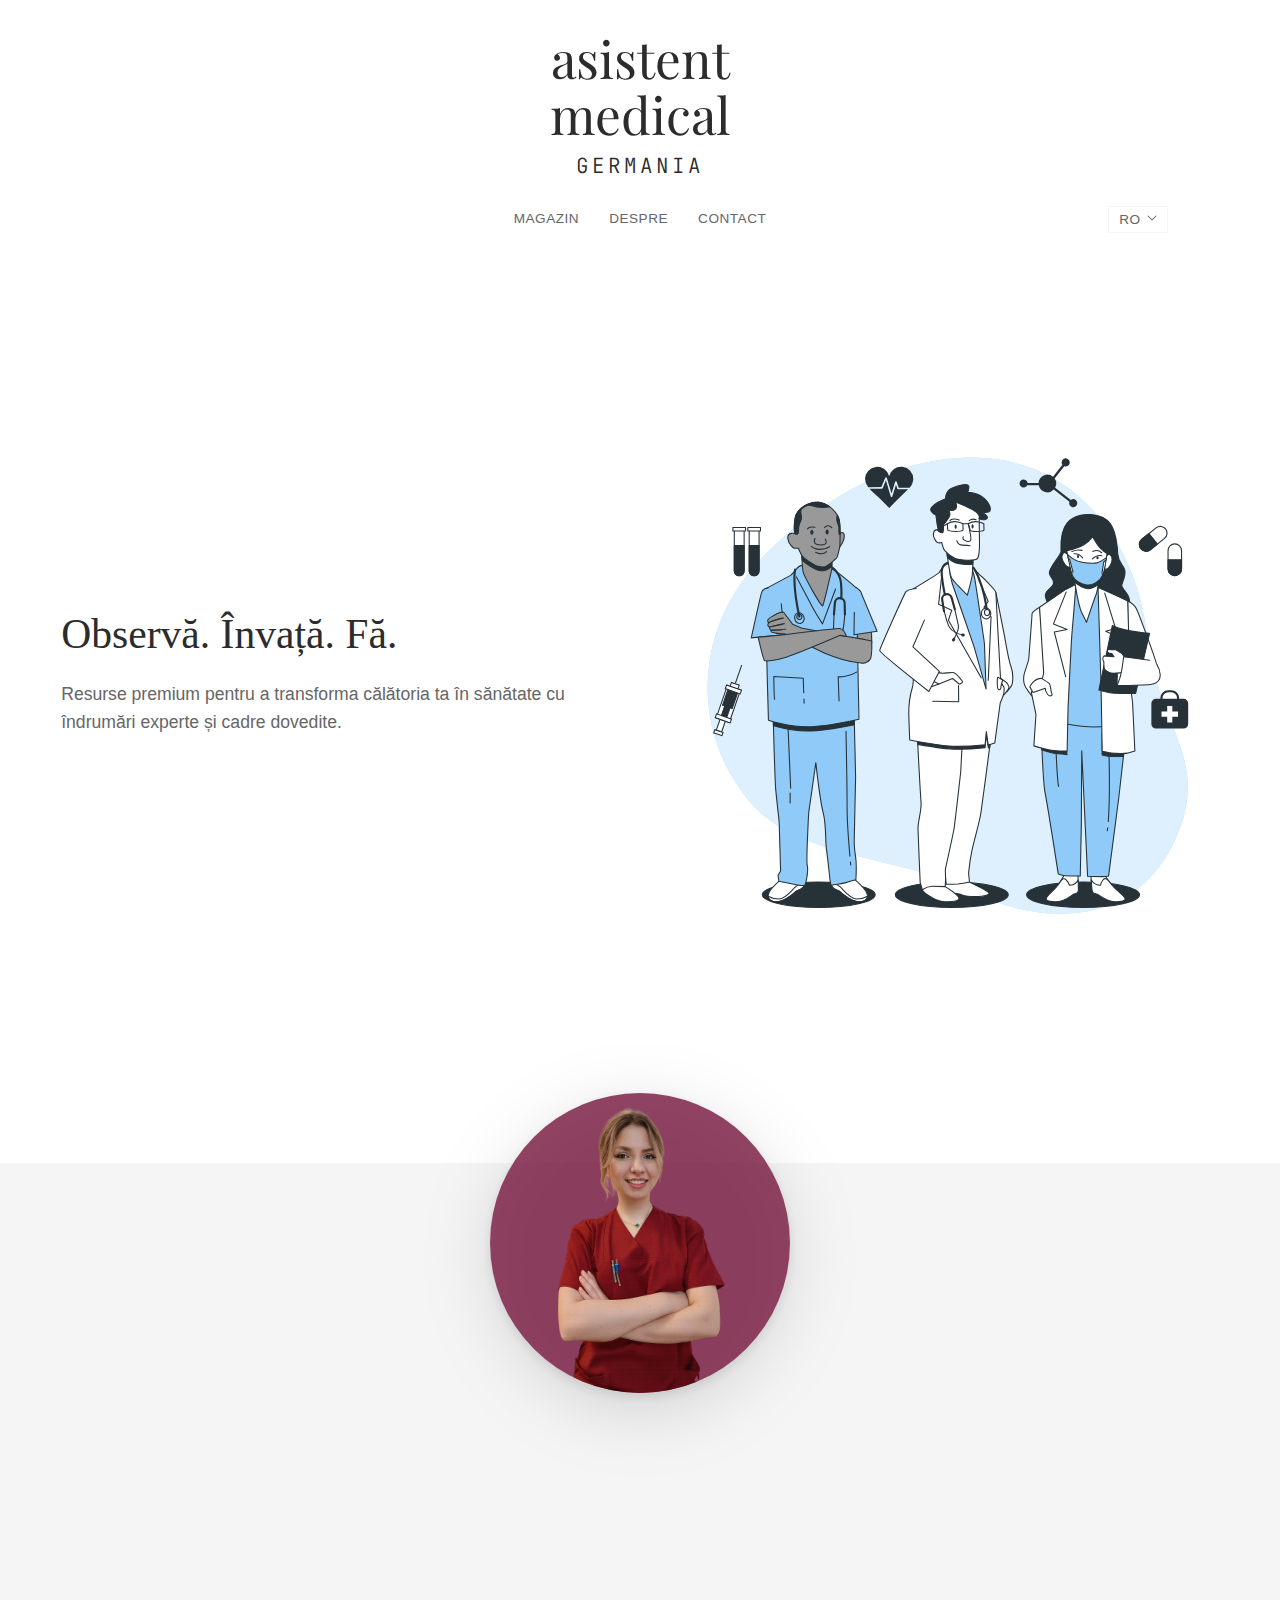
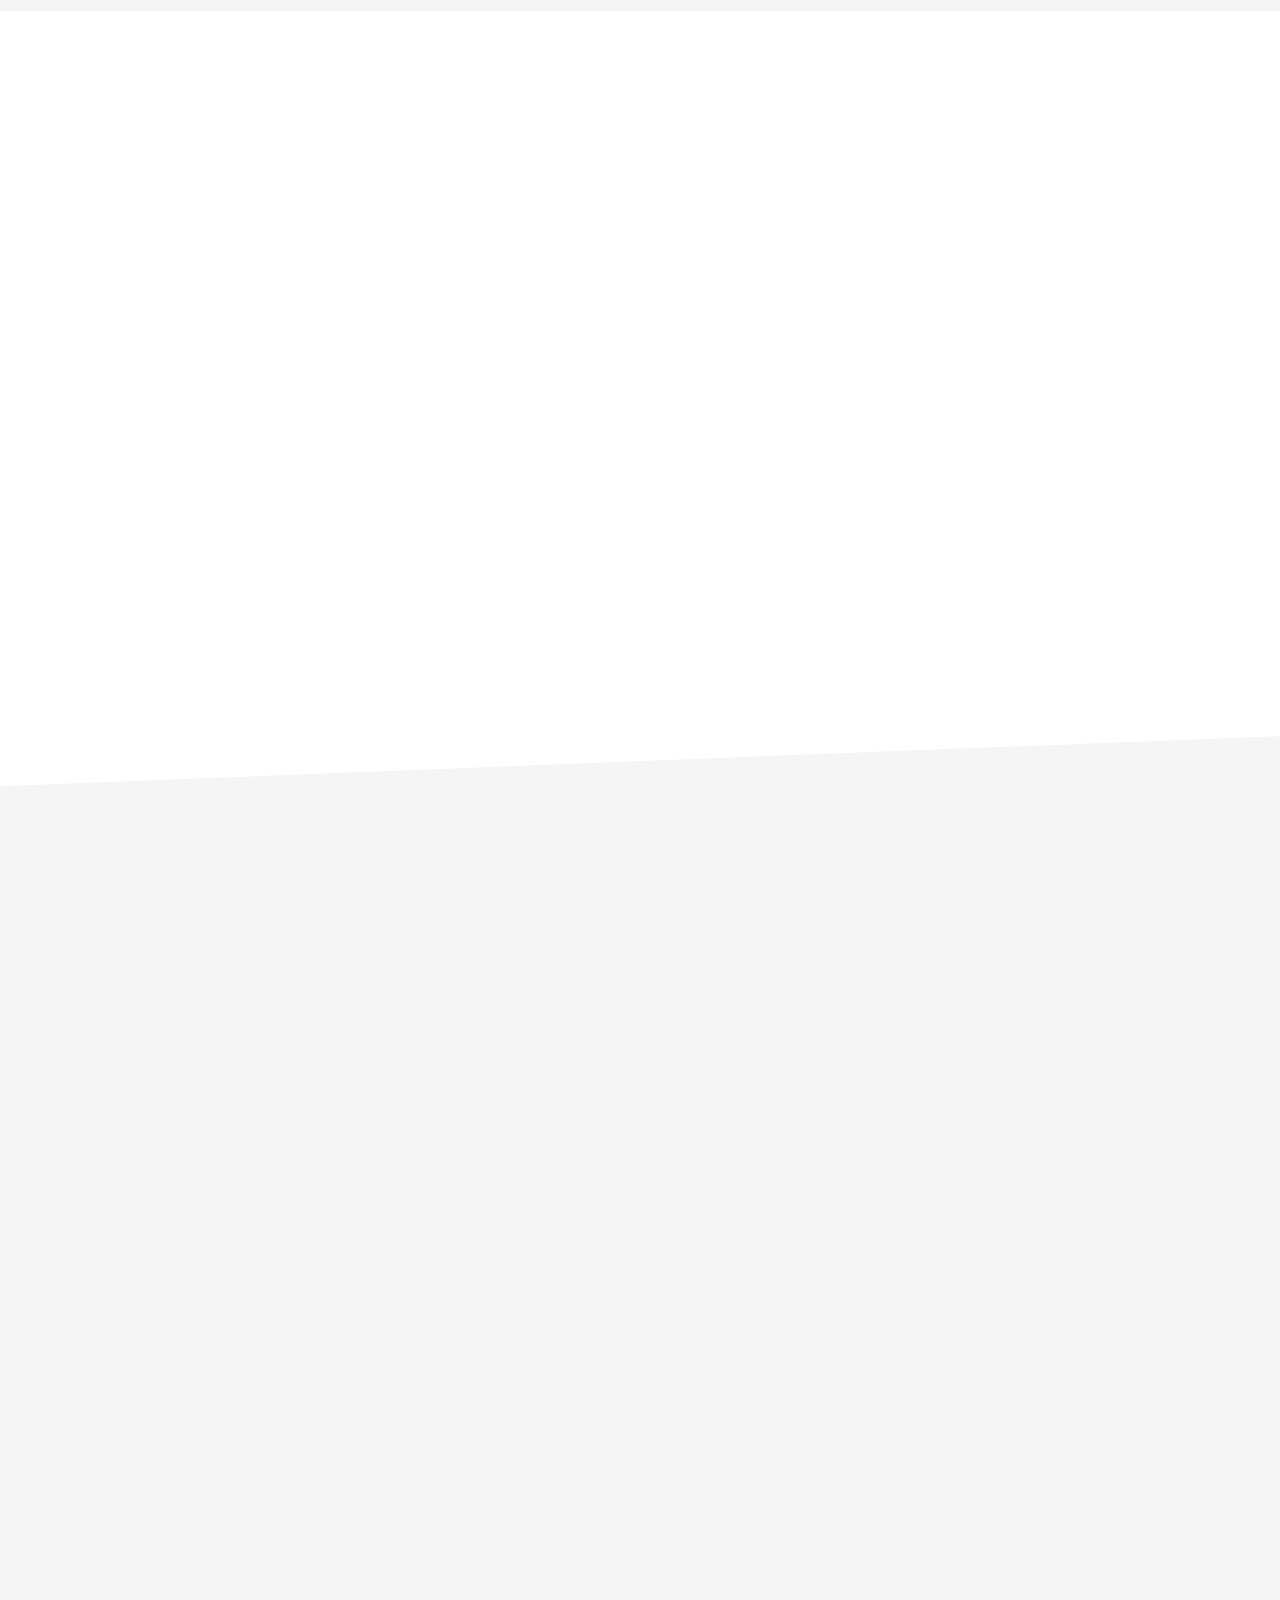
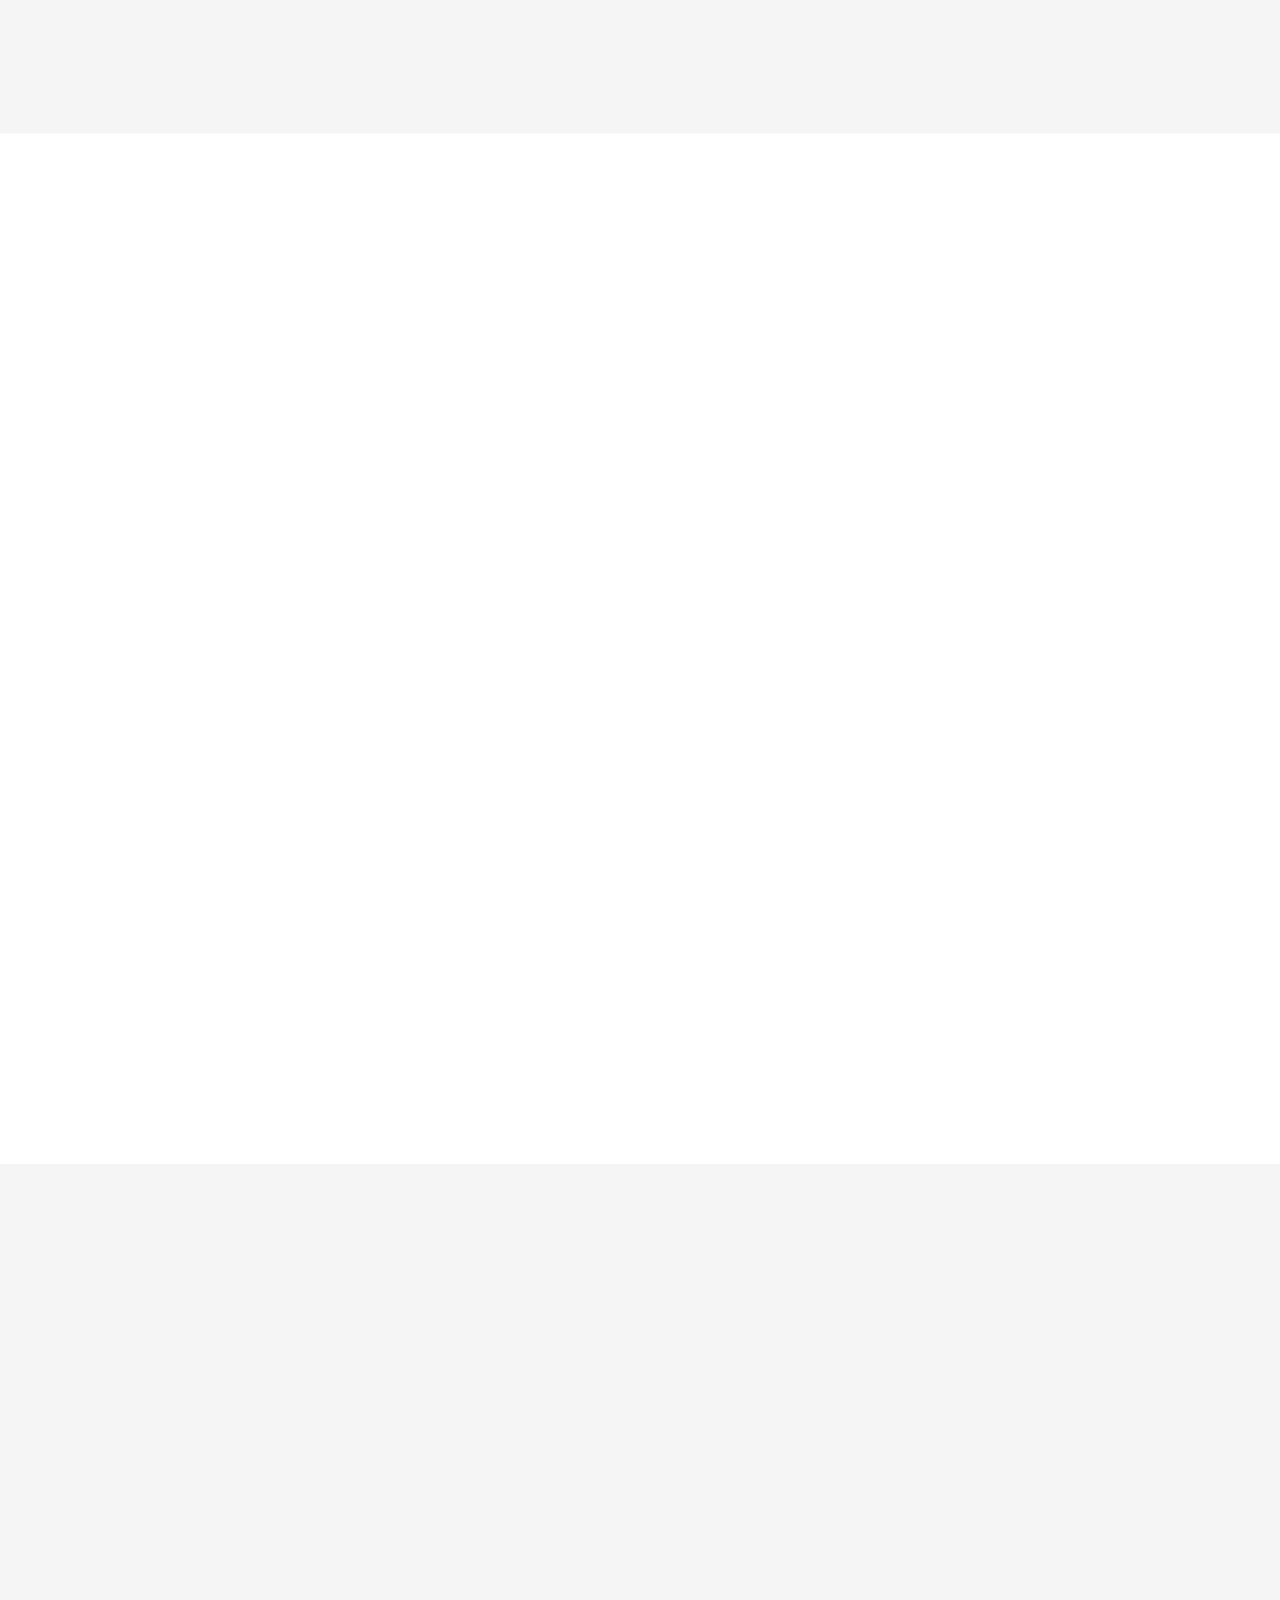
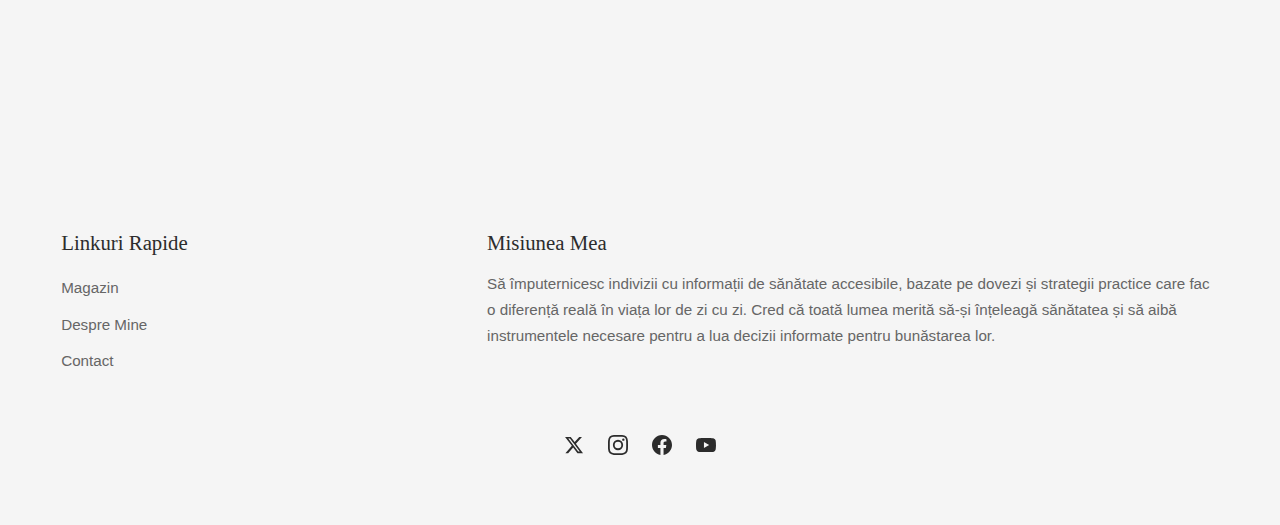
<file: index.html>
<!DOCTYPE html>
<html lang="ro">
<head>
    <meta charset="UTF-8">
    <meta name="viewport" content="width=device-width, initial-scale=1.0">
    <meta name="description" content="Ghid medical complet pentru Germania - Resurse premium pentru asistență medicală și orientare profesională în sistemul de sănătate german. 150+ pagini de conținut expert.">
    <meta name="keywords" content="asistent medical germania, ghid medical, asistență medicală germania, resurse medicale, sănătate germania">
    <meta name="author" content="Tuța - Asistent Medical Germania">
    <meta name="robots" content="index, follow">
    <meta name="theme-color" content="#76153C">
    <title>Asistent Medical Germania - Ghid Medical Complet pentru Germania</title>

    <!-- Canonical URL -->
    <link rel="canonical" href="https://asistentmedicalgermania.de/">

    <!-- Open Graph / Facebook -->
    <meta property="og:type" content="website">
    <meta property="og:url" content="https://asistentmedicalgermania.de/">
    <meta property="og:title" content="Asistent Medical Germania - Ghid Medical Complet">
    <meta property="og:description" content="Ghid medical complet pentru Germania - 150+ pagini de conținut expert, strategii dovedite și îndrumare practică pentru asistență medicală în sistemul de sănătate german.">
    <meta property="og:image" content="https://asistentmedicalgermania.de/assets/avatar2.jpg">
    <meta property="og:locale" content="ro_RO">
    <meta property="og:locale:alternate" content="de_DE">
    <meta property="og:locale:alternate" content="en_US">
    <meta property="og:site_name" content="Asistent Medical Germania">

    <!-- Twitter Card -->
    <meta name="twitter:card" content="summary_large_image">
    <meta name="twitter:url" content="https://asistentmedicalgermania.de/">
    <meta name="twitter:title" content="Asistent Medical Germania - Ghid Medical Complet">
    <meta name="twitter:description" content="Ghid medical complet pentru Germania - 150+ pagini de conținut expert, strategii dovedite și îndrumare practică pentru asistență medicală.">
    <meta name="twitter:image" content="https://asistentmedicalgermania.de/assets/avatar2.jpg">

    <link rel="icon" type="image/png" href="/favicon-96x96.png" sizes="96x96" />
    <link rel="icon" type="image/svg+xml" href="/favicon.svg" />
    <link rel="shortcut icon" href="/favicon.ico" />
    <link rel="apple-touch-icon" sizes="180x180" href="/apple-touch-icon.png" />
    <link rel="manifest" href="/site.webmanifest" />

    <link rel="preconnect" href="https://fonts.googleapis.com">
    <link rel="preconnect" href="https://fonts.gstatic.com" crossorigin>
    <link href="https://fonts.googleapis.com/css2?family=Playfair+Display:wght@400;500;600&family=JetBrains+Mono:wght@300;400&display=swap" rel="stylesheet">
    <link rel="stylesheet" href="styles.css">

    <!-- Schema.org Structured Data -->
    <script type="application/ld+json">
    {
      "@context": "https://schema.org",
      "@graph": [
        {
          "@type": "Organization",
          "name": "Asistent Medical Germania",
          "url": "https://asistentmedicalgermania.de",
          "logo": "https://asistentmedicalgermania.de/assets/avatar2.jpg",
          "description": "Ghid medical complet pentru Germania - Resurse premium pentru asistență medicală și orientare profesională",
          "founder": {
            "@type": "Person",
            "name": "Tuța"
          },
          "sameAs": [
            "https://twitter.com/yourhandle",
            "https://instagram.com/yourhandle",
            "https://facebook.com/yourpage",
            "https://youtube.com/@yourchannel"
          ]
        },
        {
          "@type": "Product",
          "name": "Ghid Medical Complet",
          "description": "Un ghid complet de 150 de pagini plin de sfaturi acționabile, cadre dovedite și instrucțiuni pas cu pas pentru a vă ajuta să stăpâniți obiectivele de sănătate și să creați schimbări durabile în stilul de viață",
          "image": "https://asistentmedicalgermania.de/assets/avatar2.jpg",
          "brand": {
            "@type": "Organization",
            "name": "Asistent Medical Germania"
          },
          "offers": {
            "@type": "Offer",
            "price": "29",
            "priceCurrency": "EUR",
            "availability": "https://schema.org/InStock",
            "url": "https://asistentmedicalgermania.de/#shop"
          },
          "aggregateRating": {
            "@type": "AggregateRating",
            "ratingValue": "4.8",
            "reviewCount": "1000"
          }
        },
        {
          "@type": "WebSite",
          "name": "Asistent Medical Germania",
          "url": "https://asistentmedicalgermania.de",
          "description": "Ghid medical complet pentru Germania cu resurse premium pentru asistență medicală",
          "inLanguage": ["ro", "de", "en"]
        }
      ]
    }
    </script>
</head>
<body>
    <!-- Top Navigation -->
    <nav class="top-nav">
        <div class="container">
            <div class="nav-content">
                <a href="index.html" class="store-title">
                    <span class="line1">asistent</span>
                    <span class="line2">medical</span>
                    <span class="line3">germania</span>
                </a>
                <div class="nav-links">
                    <a href="#shop" data-i18n="navShop">Shop</a>
                    <a href="#about-me" data-i18n="navAbout">About</a>
                    <a href="#contact" data-i18n="navContact">Contact</a>
                </div>
                <div class="language-dropdown">
                    <button class="lang-toggle">RO</button>
                    <div class="lang-menu">
                        <a href="#" onclick="changeLanguage('en'); return false;">EN</a>
                        <a href="#" onclick="changeLanguage('de'); return false;">DE</a>
                        <a href="#" onclick="changeLanguage('ro'); return false;">RO</a>
                    </div>
                </div>
                <div class="burger-menu" id="burgerMenu">
                    <span></span>
                    <span></span>
                    <span></span>
                </div>
            </div>
        </div>
    </nav>

    <!-- Mobile Menu -->
    <div class="mobile-menu" id="mobileMenu">
        <div class="mobile-menu-content">
            <button class="close-menu" id="closeMenu">&times;</button>
            <div class="mobile-menu-links">
                <a href="#shop" data-i18n="navShop">Store</a>
                <a href="#about-me" data-i18n="navAbout">About</a>
                <a href="#contact" data-i18n="navContact">Contact</a>
                <a href="#" class="lang-link active" data-lang="ro" onclick="changeLanguage('ro'); return false;">Română</a>
                <a href="#" class="lang-link" data-lang="de" onclick="changeLanguage('de'); return false;">Deutsch</a>
                <a href="#" class="lang-link" data-lang="en" onclick="changeLanguage('en'); return false;">English</a>
            </div>
        </div>
    </div>

    <!-- Header Section -->
    <section class="header-section">
        <div class="container">
            <div class="header-content">
                <div class="page-title fade-in-left">
                    <h1 data-i18n="mainTitle">Asistent Medical Germania</h1>
                    <p class="page-subtitle" data-i18n="mainSubtitle">Premium resources to transform your health journey with expert guidance and proven frameworks.</p>
                </div>
                <div class="header-image fade-in-right">
                    <img src="assets/Doctors-bro.svg" alt="Medical Guide" id="headerSlideshow">
                </div>
            </div>
        </div>
    </section>

    <!-- About Section -->
    <section class="about-section">
        <div class="container">
            <div class="avatar">
                <img src="assets/smile.png" alt="Tuța - Asistent Medical Germania">
            </div>
            <div class="store-description fade-in">
                <h2 data-i18n="aboutTitle">Expert Health Guidance</h2>
                <p data-i18n="aboutText">Created with care by health professionals to help you achieve lasting results through evidence-based strategies and practical advice.</p>
            </div>
        </div>
    </section>

    <!-- What You'll Learn Section -->
    <section class="features-section section-divider-top">
        <div class="container">
            <h2 class="fade-in" data-i18n="featuresTitle">What You'll Learn</h2>
            <div class="features">
                <div class="feature fade-in">
                    <div class="feature-icon">
                        <img src="assets/Webinar-bro.svg" alt="Comprehensive content illustration">
                    </div>
                    <h3 data-i18n="feature1Title">Comprehensive Content</h3>
                    <p data-i18n="feature1Text">150+ pages of in-depth strategies, frameworks, and real-world examples you can apply immediately.</p>
                </div>
                <div class="feature fade-in">
                    <div class="feature-icon">
                        <img src="assets/Certification-rafiki.svg" alt="Actionable steps illustration">
                    </div>
                    <h3 data-i18n="feature2Title">Actionable Steps</h3>
                    <p data-i18n="feature2Text">Step-by-step instructions with templates and checklists to implement what you learn right away.</p>
                </div>
                <div class="feature fade-in">
                    <div class="feature-icon">
                        <img src="assets/Hospital wheelchair-pana.svg" alt="Proven results illustration">
                    </div>
                    <h3 data-i18n="feature3Title">Proven Results</h3>
                    <p data-i18n="feature3Text">Methods tested by 1,000+ professionals who achieved measurable results in their field.</p>
                </div>
            </div>
        </div>
    </section>

    <!-- Product Section -->
    <section class="product-section section-divider-top" id="shop">
        <div class="container">
            <div class="product fade-in">
                <span class="product-badge" data-i18n="productBadge">Digital Download</span>
                <h2 data-i18n="productTitle">Complete Health Guide</h2>
                <p class="product-description" data-i18n="productDescription">A comprehensive 150-page guide packed with actionable advice, proven frameworks, and step-by-step instructions to help you master your health goals and create sustainable lifestyle changes.</p>

                <div class="price-container">
                    <div class="price" data-i18n="productPrice">29€</div>
                    <p class="price-note" data-i18n="productPriceNote">One-time payment • Instant access</p>
                </div>

                <a href="https://gumroad.com/" class="buy-button" data-i18n="productButton">Purchase Now</a>

                <div class="features">
                    <ul>
                        <li data-i18n="productFeature1">150+ pages of expert content</li>
                        <li data-i18n="productFeature2">Downloadable templates & worksheets</li>
                        <li data-i18n="productFeature3">Lifetime access to all updates</li>
                        <li data-i18n="productFeature4">30-day money-back guarantee</li>
                    </ul>
                </div>
            </div>
        </div>
    </section>

    <!-- About Me Section -->
    <section class="testimonial-section" id="about-me">
        <div class="container">
            <div class="testimonial-content fade-in">
                <div class="testimonial-image">
                    <img src="assets/avatar2.jpg" alt="Tuța - Fondatoarea Asistent Medical Germania">
                </div>
                <div class="testimonial-quote-panel">
                    <div style="text-align: left;">
                        <h2 style="font-family: Georgia, 'Times New Roman', serif; font-size: 2.2rem; color: var(--color-white-text); margin-bottom: 20px; font-weight: 400;" data-i18n="aboutMeTitle">About Me</h2>
                        <p style="font-size: 1.1rem; color: var(--color-white-text); line-height: 1.7; margin-bottom: 20px; opacity: 0.95;" data-i18n="aboutMePara1">Hi, I'm passionate about helping people achieve their health and wellness goals through evidence-based guidance and practical strategies. With years of experience in the medical field, I've created resources that make complex health information accessible and actionable.</p>
                        <p style="font-size: 1.1rem; color: var(--color-white-text); line-height: 1.7; margin-bottom: 20px; opacity: 0.95;" data-i18n="aboutMePara2">My mission is to empower you with the knowledge and tools you need to take control of your health journey. Whether you're just starting out or looking to optimize your current routine, I'm here to support you every step of the way.</p>
                        <p style="font-size: 1.1rem; color: var(--color-white-text); line-height: 1.7; margin-top: 30px; opacity: 0.95; font-style: thin;" data-i18n="aboutMeSignature">— Tuța</p>
                    </div>
                </div>
            </div>
        </div>
    </section>

    <!-- Contact Section -->
    <section class="contact-section" id="contact">
        <div class="container">
            <div class="contact-content">
                <div class="contact-text fade-in-left">
                    <h2 data-i18n="contactTitle">Get In Touch</h2>
                    <p data-i18n="contactText">Have any questions or comments? Use this form to contact me at any time.</p>
                </div>
                <div class="contact-form-wrapper fade-in-right">
                    <form class="contact-form" action="https://api.web3forms.com/submit" method="POST">
                        <input type="hidden" name="access_key" value="8110f085-60dd-4077-8bfc-38bee1c70c0e">
                        <input type="hidden" name="subject" value="New Contact Form Submission from Asistent Medical Germania">
                        <input type="hidden" name="from_name" value="Asistent Medical Germania Website">
                        <input type="checkbox" name="botcheck" class="hidden" style="display: none;">

                        <div class="form-row">
                            <div class="form-group">
                                <label for="firstName" data-i18n="contactFirstName">First Name</label>
                                <input type="text" id="firstName" name="firstName" required>
                            </div>
                            <div class="form-group">
                                <label for="lastName" data-i18n="contactLastName">Last Name</label>
                                <input type="text" id="lastName" name="lastName" required>
                            </div>
                        </div>
                        <div class="form-group">
                            <label for="email" data-i18n="contactEmail">Email</label>
                            <input type="email" id="email" name="email" required>
                        </div>
                        <div class="form-group">
                            <label for="message" data-i18n="contactMessage">Message</label>
                            <textarea id="message" name="message" rows="5" required></textarea>
                        </div>
                        <button type="submit" class="submit-button" data-i18n="contactButton">Send Message</button>
                    </form>
                </div>
            </div>
        </div>
    </section>

    <!-- Footer Section -->
    <section class="footer-section">
        <div class="container">
            <footer>
                <div class="footer-content">
                    <div class="footer-links">
                        <h3 data-i18n="footerLinksTitle">Quick Links</h3>
                        <ul>
                            <li><a href="#shop" data-i18n="footerLinkShop">Shop</a></li>
                            <li><a href="#about-me" data-i18n="footerLinkAbout">About Me</a></li>
                            <li><a href="#contact" data-i18n="footerLinkContact">Contact</a></li>
                        </ul>
                    </div>
                    <div class="footer-mission">
                        <h3 data-i18n="footerMissionTitle">My Mission</h3>
                        <p data-i18n="footerMissionText">To empower individuals with accessible, evidence-based health information and practical strategies that make a real difference in their daily lives. I believe that everyone deserves to understand their health and have the tools to make informed decisions for their wellbeing.</p>
                    </div>
                </div>
                <div class="social-links">
                    <a href="https://twitter.com/yourhandle" target="_blank" aria-label="Twitter">
                        <svg viewBox="0 0 24 24"><path d="M18.244 2.25h3.308l-7.227 8.26 8.502 11.24H16.17l-5.214-6.817L4.99 21.75H1.68l7.73-8.835L1.254 2.25H8.08l4.713 6.231zm-1.161 17.52h1.833L7.084 4.126H5.117z"/></svg>
                    </a>
                    <a href="https://instagram.com/yourhandle" target="_blank" aria-label="Instagram">
                        <svg viewBox="0 0 24 24"><path d="M12 2.163c3.204 0 3.584.012 4.85.07 3.252.148 4.771 1.691 4.919 4.919.058 1.265.069 1.645.069 4.849 0 3.205-.012 3.584-.069 4.849-.149 3.225-1.664 4.771-4.919 4.919-1.266.058-1.644.07-4.85.07-3.204 0-3.584-.012-4.849-.07-3.26-.149-4.771-1.699-4.919-4.92-.058-1.265-.07-1.644-.07-4.849 0-3.204.013-3.583.07-4.849.149-3.227 1.664-4.771 4.919-4.919 1.266-.057 1.645-.069 4.849-.069zM12 0C8.741 0 8.333.014 7.053.072 2.695.272.273 2.69.073 7.052.014 8.333 0 8.741 0 12c0 3.259.014 3.668.072 4.948.2 4.358 2.618 6.78 6.98 6.98C8.333 23.986 8.741 24 12 24c3.259 0 3.668-.014 4.948-.072 4.354-.2 6.782-2.618 6.979-6.98.059-1.28.073-1.689.073-4.948 0-3.259-.014-3.667-.072-4.947-.196-4.354-2.617-6.78-6.979-6.98C15.668.014 15.259 0 12 0zm0 5.838a6.162 6.162 0 100 12.324 6.162 6.162 0 000-12.324zM12 16a4 4 0 110-8 4 4 0 010 8zm6.406-11.845a1.44 1.44 0 100 2.881 1.44 1.44 0 000-2.881z"/></svg>
                    </a>
                    <a href="https://facebook.com/yourpage" target="_blank" aria-label="Facebook">
                        <svg viewBox="0 0 24 24"><path d="M24 12.073c0-6.627-5.373-12-12-12s-12 5.373-12 12c0 5.99 4.388 10.954 10.125 11.854v-8.385H7.078v-3.47h3.047V9.43c0-3.007 1.792-4.669 4.533-4.669 1.312 0 2.686.235 2.686.235v2.953H15.83c-1.491 0-1.956.925-1.956 1.874v2.25h3.328l-.532 3.47h-2.796v8.385C19.612 23.027 24 18.062 24 12.073z"/></svg>
                    </a>
                    <a href="https://youtube.com/@yourchannel" target="_blank" aria-label="YouTube">
                        <svg viewBox="0 0 24 24"><path d="M23.498 6.186a3.016 3.016 0 0 0-2.122-2.136C19.505 3.545 12 3.545 12 3.545s-7.505 0-9.377.505A3.017 3.017 0 0 0 .502 6.186C0 8.07 0 12 0 12s0 3.93.502 5.814a3.016 3.016 0 0 0 2.122 2.136c1.871.505 9.376.505 9.376.505s7.505 0 9.377-.505a3.015 3.015 0 0 0 2.122-2.136C24 15.93 24 12 24 12s0-3.93-.502-5.814zM9.545 15.568V8.432L15.818 12l-6.273 3.568z"/></svg>
                    </a>
                </div>
            </footer>
        </div>
    </section>

    <script src="translations.js"></script>
    <script src="scripts.js"></script>
</body>
</html>
</file>
<file: styles.css>
* {
    margin: 0;
    padding: 0;
    box-sizing: border-box;
}

/* Smooth transitions for all interactive elements */
a, button, input, textarea, .feature, .product, .avatar img {
    transition: all 0.3s ease;
}

/* Animated gradient keyframes */
@keyframes gradientShift {
    0%, 100% {
        background-position: 0% 50%;
    }
    50% {
        background-position: 100% 50%;
    }
}

:root {
    --color-primary: #76153C;
    --color-primary-hover: #C43979;
    --color-text: #2c2c2c;
    --color-text-light: #666666;
    --color-border: #e8e8e8;
    --color-bg-light: #fafafa;
    --color-white-text: #ffffff;
    --max-width: 1260px;
}

/* Section Dividers */
.section-divider-top {
    clip-path: polygon(0 50px, 100% 0, 100% 100%, 0 100%);
    padding-top: 80px;
}

.section-divider-bottom {
    clip-path: polygon(0 0, 100% 0, 100% calc(100% - 60px), 0 100%);
    padding-bottom: 80px;
}

.section-divider-diagonal {
    clip-path: polygon(0 0, 100% 50px, 100% 100%, 0 100%);
    padding-top: 80px;
}

.section-divider-wave {
    clip-path: polygon(0 120px, 100% 150px, 100% 100%, 0 100%);
    padding-top: 150px;
}

/* Scroll Animations */
.fade-in {
    opacity: 0;
    transform: translateY(30px);
    transition: opacity 0.8s ease-out, transform 0.8s ease-out;
}

.fade-in.visible {
    opacity: 1;
    transform: translateY(0);
}

.fade-in-left {
    opacity: 0;
    transform: translateX(-30px);
    transition: opacity 0.8s ease-out, transform 0.8s ease-out;
}

.fade-in-left.visible {
    opacity: 1;
    transform: translateX(0);
}

.fade-in-right {
    opacity: 0;
    transform: translateX(30px);
    transition: opacity 0.8s ease-out, transform 0.8s ease-out;
}

.fade-in-right.visible {
    opacity: 1;
    transform: translateX(0);
}

body {
    font-family: 'Proxima Nova', -apple-system, BlinkMacSystemFont, 'Segoe UI', Roboto, sans-serif;
    color: var(--color-text);
    line-height: 1.6;
    background: #ffffff;
    font-size: 1.1rem;
}

h1, h2, h3 {
    font-family: Georgia, 'Times New Roman', serif;
    font-weight: 400;
    line-height: 1.2;
}

.container {
    max-width: var(--max-width);
    margin: 0 auto;
    padding: 0 4vw;
}

.top-nav {
    padding: 30px 0;
}

.nav-content {
    display: flex;
    flex-direction: column;
    align-items: center;
    gap: 20px;
    position: relative;
}

.store-title {
    font-family: Georgia, 'Times New Roman', serif;
    font-weight: 400;
    color: var(--color-text);
    text-decoration: none;
    display: flex;
    flex-direction: column;
    align-items: center;
    line-height: 1.1;
}

.store-title .line1 {
    font-size: 3.2rem;
    text-transform: lowercase;
    font-family: 'Playfair Display', Georgia, serif;
    font-weight: 400;
}

.store-title .line2 {
    font-size: 3.2rem;
    text-transform: lowercase;
    font-family: 'Playfair Display', Georgia, serif;
    font-weight: 400;
}

.store-title .line3 {
    font-size: 1.3rem;
    text-transform: uppercase;
    font-family: 'JetBrains Mono', monospace;
    font-weight: 300;
    letter-spacing: 4px;
    margin-top: 12px;
}

.nav-links {
    display: flex;
    gap: 30px;
    margin-top: 10px;
}

.nav-links a {
    color: var(--color-text-light);
    text-decoration: none;
    font-size: 0.95rem;
    transition: border-bottom 0.2s;
    text-transform: uppercase;
    letter-spacing: 0.5px;
    font-size: 0.85rem;
    border-bottom: 2px solid transparent;
    padding-bottom: 2px;
}

.nav-links a:hover {
    border-bottom-color: var(--color-primary-hover);
}

.language-dropdown {
    position: absolute;
    right: 4vw;
    bottom: 0;
}

.lang-toggle {
    background: none;
    border: 1px solid #f5f5f5;
    font-size: 0.85rem;
    color: var(--color-text-light);
    cursor: pointer;
    padding: 5px 10px;
    text-transform: uppercase;
    letter-spacing: 0.5px;
    transition: color 0.2s;
    display: inline-flex;
    align-items: center;
    gap: 6px;
}

.lang-toggle::after {
    content: "";
    width: 10px;
    height: 10px;
    background-image: url('data:image/svg+xml;utf8,<svg xmlns="http://www.w3.org/2000/svg" viewBox="0 0 10 10"><path fill="currentColor" d="M 9.354 0.646 a 0.5 0.5 0 0 0 -0.708 0 L 5 4.293 L 1.354 0.646 a 0.5 0.5 0 0 0 -0.708 0.708 l 4 4 a 0.5 0.5 0 0 0 0.708 0 l 4 -4 a 0.5 0.5 0 0 0 0 -0.708 Z"/></svg>');
    background-size: contain;
    background-repeat: no-repeat;
    opacity: 0.6;
    transition: opacity 0.2s;
}

.lang-toggle:hover {
    color: var(--color-text);
}

.lang-toggle:hover::after {
    opacity: 1;
}

.lang-menu {
    position: absolute;
    top: 100%;
    right: 0;
    background: white;
    border: 1px solid var(--color-border);
    border-radius: 4px;
    box-shadow: 0 4px 12px rgba(0, 0, 0, 0.1);
    min-width: 120px;
    opacity: 0;
    visibility: hidden;
    transform: translateY(-10px);
    transition: all 0.3s;
    z-index: 1000;
}

.language-dropdown:hover .lang-menu {
    opacity: 1;
    visibility: visible;
    transform: translateY(0);
}

.lang-menu a {
    display: block;
    padding: 10px 16px;
    color: var(--color-text);
    text-decoration: none;
    font-size: 0.9rem;
    transition: background 0.2s;
}

.lang-menu a:hover {
    background: var(--color-bg-light);
}

.burger-menu {
    display: none;
    flex-direction: column;
    gap: 5px;
    cursor: pointer;
    padding: 8px;
    position: absolute;
    right: 4vw;
    bottom: 0;
}

.burger-menu span {
    width: 25px;
    height: 2px;
    background: var(--color-text);
    transition: all 0.3s;
}

.burger-menu.active span:nth-child(1) {
    transform: rotate(45deg) translate(7px, 7px);
}

.burger-menu.active span:nth-child(2) {
    opacity: 0;
}

.burger-menu.active span:nth-child(3) {
    transform: rotate(-45deg) translate(7px, -7px);
}

.mobile-menu {
    position: fixed;
    top: 0;
    left: 0;
    width: 100%;
    height: 100vh;
    background: rgba(0, 0, 0, 0);
    z-index: 1000;
    visibility: hidden;
    transition: background 0.3s, visibility 0.3s;
}

.mobile-menu.active {
    visibility: visible;
    background: rgba(0, 0, 0, 0.5);
}

.mobile-menu-content {
    position: absolute;
    top: 0;
    right: 0;
    width: 70%;
    max-width: 300px;
    height: 100vh;
    background: white;
    padding: 60px 30px 30px;
    transform: translateX(100%);
    transition: transform 0.4s ease-in-out;
}

.mobile-menu.active .mobile-menu-content {
    transform: translateX(0);
}

.mobile-menu-links {
    display: flex;
    flex-direction: column;
    gap: 30px;
    align-items: flex-start;
}

.mobile-menu-links a {
    color: var(--color-text);
    text-decoration: none;
    font-size: 1.1rem;
    text-transform: uppercase;
    letter-spacing: 0.5px;
}

.mobile-menu-links a:nth-child(4) {
    margin-top: 30px;
    padding-top: 30px;
    border-top: 1px solid var(--color-border);
}

.mobile-menu-links a.lang-link.active {
    color: var(--color-primary-hover);
    font-weight: 600;
}

.close-menu {
    position: absolute;
    top: 20px;
    right: 20px;
    font-size: 2rem;
    cursor: pointer;
    color: var(--color-text);
    background: none;
    border: none;
}

.header-section {
    min-height: 100vh;
    display: flex;
    align-items: center;
    padding: 0 0 80px 0;
}

.header-content {
    display: grid;
    grid-template-columns: 1fr 1fr;
    gap: 80px;
    align-items: center;
    position: relative;
    z-index: 1;
}

.page-title h1 {
    font-size: 2.6rem;
    color: var(--color-text);
    margin-bottom: 20px;
}

.page-subtitle {
    font-size: 1.1rem;
    color: var(--color-text-light);
    line-height: 1.6;
}

.header-image {
    display: flex;
    justify-content: center;
    align-items: center;
}

.header-image img {
    max-width: 100%;
    height: auto;
    max-height: 600px;
    transition: opacity 0.5s ease-in-out;
}

.header-image img.fade {
    opacity: 0;
}

.about-section {
    padding: 280px 0 80px 0;
    background: #f5f5f5;
    text-align: center;
    position: relative;
    margin-top: 0;
}

.avatar {
    margin-bottom: -330px;
    position: relative;
    z-index: 10;
    transform: translateY(-350px);
}

.avatar img {
    width: 300px;
    height: 300px;
    border-radius: 50%;
    object-fit: contain;
    border: none;
    box-shadow: 0 4px 12px rgba(0, 0, 0, 0.10);
    filter: drop-shadow(0 15px 35px rgba(0, 0, 0, 0.15));
    background-color: rgba(118, 21, 60, 0.8);
}

.features-section {
    padding: 80px 0;
}

.features-section h2 {
    font-size: 2rem;
    text-align: center;
    margin-bottom: 40px;
}

.features {
    display: grid;
    grid-template-columns: repeat(auto-fit, minmax(300px, 1fr));
    gap: 30px;
}

.feature {
    text-align: center;
    padding: 30px;
}

.feature-icon {
    width: 280px;
    height: 280px;
    margin: 0 auto 20px;
    display: flex;
    align-items: center;
    justify-content: center;
}

.feature-icon img {
    max-width: 100%;
    height: auto;
}

.feature h3 {
    font-size: 1.3rem;
    margin-bottom: 12px;
    color: var(--color-text);
}

.feature p {
    color: var(--color-text-light);
    line-height: 1.7;
}

.store-description {
    position: relative;
    z-index: 1;
}

.store-description h2 {
    font-size: 2rem;
    margin-bottom: 15px;
    color: var(--color-text);
}

.store-description p {
    font-size: 1.1rem;
    color: var(--color-text-light);
    max-width: 600px;
    margin: 0 auto;
    line-height: 1.6;
}

.product-section {
    padding: 100px 0;
    background: #f5f5f5;
}

.product {
    max-width: 600px;
    margin: 0 auto;
    text-align: center;
    padding: 50px 40px;
    background: white;
    border-radius: 16px;
    box-shadow: 0 1px 6px rgba(0, 0, 0, 0.03);
}

.product:hover {
    transform: translateY(-3px);
    box-shadow: 0 3px 12px rgba(0, 0, 0, 0.06);
}

.product-badge {
    display: inline-block;
    background: var(--color-primary-hover);
    color: var(--color-white-text);
    padding: 6px 16px;
    border-radius: 20px;
    font-size: 0.85rem;
    text-transform: uppercase;
    letter-spacing: 0.5px;
    margin-bottom: 20px;
    font-weight: 600;
}

.product h2 {
    font-size: 2.2rem;
    margin-bottom: 20px;
    color: var(--color-text);
}

.product-description {
    font-size: 1.1rem;
    color: var(--color-text-light);
    margin-bottom: 40px;
    line-height: 1.7;
}

.price-container {
    margin-bottom: 40px;
}

.price {
    font-size: 3.5rem;
    font-weight: 300;
    color: var(--color-text);
    font-family: Georgia, serif;
}

.price-note {
    color: var(--color-text-light);
    font-size: 0.95rem;
    margin-top: 8px;
}

.buy-button {
    display: inline-block;
    background: linear-gradient(135deg, var(--color-primary) 0%, var(--color-primary-hover) 100%);
    background-size: 200% 200%;
    color: var(--color-white-text);
    padding: 18px 60px;
    font-size: 1rem;
    font-weight: 600;
    text-decoration: none;
    border-radius: 4px;
    transition: all 0.3s;
    border: none;
    cursor: pointer;
    text-transform: uppercase;
    letter-spacing: 0.5px;
    animation: gradientShift 3s ease infinite;
}

.buy-button:hover {
    background-position: 100% 100%;
    transform: translateY(-2px);
    box-shadow: 0 4px 12px rgba(0, 0, 0, 0.3);
}

.features {
    margin-top: 0;
    padding-top: 0;
}

.features ul {
    list-style: none;
    max-width: 400px;
    margin: 0 auto;
    text-align: left;
}

.features li {
    padding: 12px 0;
    color: var(--color-text);
    position: relative;
    padding-left: 30px;
    font-size: 1rem;
}

.features li:before {
    content: "✓";
    position: absolute;
    left: 0;
    color: var(--color-primary);
    font-weight: bold;
    font-size: 1.2rem;
}

.testimonial-section {
    padding: 120px 0;
    background: #ffffff;
}

.testimonial-content {
    display: grid;
    grid-template-columns: 1fr 1fr;
    gap: 0;
    align-items: stretch;
    max-width: 1200px;
    margin: 0 auto;
}

.testimonial-image {
    overflow: hidden;
    border-radius: 8px 0 0 8px;
}

.testimonial-image img {
    width: 100%;
    height: 100%;
    object-fit: cover;
    display: block;
    box-shadow: 0 12px 40px rgba(0, 0, 0, 0.08);
}

.testimonial-quote-panel {
    background: var(--color-primary);
    padding: 60px 50px;
    border-radius: 0 8px 8px 0;
    position: relative;
}

.testimonial-quote-panel blockquote {
    margin: 0;
    padding: 0;
}

.testimonial-quote-panel q {
    font-family: Georgia, 'Times New Roman', serif;
    font-size: 1.5rem;
    line-height: 1.8;
    color: #ffffff;
    font-style: italic;
    display: block;
    margin-bottom: 30px;
    quotes: """ """ "'" "'";
}

.testimonial-quote-panel q::before {
    content: open-quote;
}

.testimonial-quote-panel q::after {
    content: close-quote;
}

.testimonial-citation {
    font-size: 1rem;
    color: rgba(255, 255, 255, 0.7);
    font-family: 'Proxima Nova', -apple-system, BlinkMacSystemFont, 'Segoe UI', Roboto, sans-serif;
    font-style: normal;
}

.about-btn:hover {
    background: rgba(255, 255, 255, 0.9) !important;
    transform: translateY(-2px);
    box-shadow: 0 4px 12px rgba(255, 255, 255, 0.3);
}

.contact-section {
    padding: 100px 0;
    background: #f5f5f5;
}

.contact-content {
    display: grid;
    grid-template-columns: 1fr 1.2fr;
    gap: 80px;
    align-items: start;
    max-width: 1200px;
    margin: 0 auto;
}

.contact-text h2 {
    font-family: Georgia, 'Times New Roman', serif;
    font-size: 2.2rem;
    color: var(--color-text);
    margin-bottom: 20px;
    font-weight: 400;
}

.contact-text p {
    font-size: 1.1rem;
    color: var(--color-text-light);
    line-height: 1.7;
}

.contact-form {
    display: flex;
    flex-direction: column;
    gap: 20px;
}

.form-row {
    display: grid;
    grid-template-columns: 1fr 1fr;
    gap: 20px;
}

.form-group {
    display: flex;
    flex-direction: column;
    gap: 8px;
}

.form-group label {
    font-size: 0.95rem;
    color: var(--color-text);
    font-weight: 400;
}

.form-group input,
.form-group textarea {
    padding: 12px 16px;
    border: 1px solid var(--color-border);
    border-radius: 4px;
    font-size: 1rem;
    font-family: inherit;
    color: var(--color-text);
    transition: border-color 0.3s;
}

.form-group input:focus,
.form-group textarea:focus {
    outline: none;
    border-color: var(--color-text);
}

.form-group textarea {
    resize: vertical;
}

.submit-button {
    padding: 14px 40px;
    background: linear-gradient(135deg, var(--color-primary) 0%, var(--color-primary-hover) 100%);
    background-size: 200% 200%;
    color: var(--color-white-text);
    border: none;
    border-radius: 4px;
    font-size: 1rem;
    font-weight: 600;
    text-transform: uppercase;
    letter-spacing: 0.5px;
    cursor: pointer;
    transition: all 0.3s;
    align-self: flex-start;
    animation: gradientShift 3s ease infinite;
}

.submit-button:hover {
    background-position: 100% 100%;
    transform: translateY(-2px);
    box-shadow: 0 4px 12px rgba(0, 0, 0, 0.3);
}

.footer-section {
    padding: 60px 0 40px;
    background: #f5f5f5;
}

footer {
    text-align: center;
    color: var(--color-text-light);
    font-size: 0.95rem;
}

.footer-content {
    display: grid;
    grid-template-columns: 1fr 2fr;
    gap: 60px;
    margin-bottom: 50px;
    text-align: left;
}

.footer-links h3 {
    font-family: Georgia, 'Times New Roman', serif;
    font-size: 1.3rem;
    color: var(--color-text);
    margin-bottom: 20px;
    font-weight: 400;
}

.footer-links ul {
    list-style: none;
}

.footer-links ul li {
    margin-bottom: 12px;
}

.footer-links ul li a {
    color: var(--color-text-light);
    text-decoration: none;
    font-size: 0.95rem;
    transition: color 0.2s;
}

.footer-links ul li a:hover {
    color: var(--color-text);
}

.footer-mission h3 {
    font-family: Georgia, 'Times New Roman', serif;
    font-size: 1.3rem;
    color: var(--color-text);
    margin-bottom: 15px;
    font-weight: 400;
}

.footer-mission p {
    font-size: 0.95rem;
    line-height: 1.7;
    color: var(--color-text-light);
}

.social-links {
    display: flex;
    justify-content: center;
    gap: 24px;
    margin-bottom: 30px;
}

.social-links a {
    color: var(--color-text);
    text-decoration: none;
    transition: color 0.2s;
    display: inline-flex;
    align-items: center;
    justify-content: center;
}

.social-links a:hover {
    color: var(--color-primary-hover);
}

.social-links svg {
    width: 20px;
    height: 20px;
    fill: currentColor;
}

@media (max-width: 768px) {
    .container {
        padding: 0 6vw;
    }

    .top-nav {
        padding: 20px 0 10px 0;
    }

    .nav-content {
        gap: 0;
    }

    .store-title .line1,
    .store-title .line2 {
        font-size: 2.5rem;
    }

    .store-title .line3 {
        font-size: 1.0rem;
    }

    .nav-links {
        display: none;
    }

    .language-dropdown:not(.mobile) {
        display: none;
    }

    .burger-menu {
        display: flex;
    }

    .avatar {
        margin-bottom: -120px;
        transform: translateY(-110px);
    }

    .avatar img {
        border-radius: 50%,
        /* width: 250px; */
        /* height: 250px; */
    }

    .about-section {
        padding-top: 250px;
    }

    .store-description {
        margin-top: 30px;
    }

    .header-section {
        min-height: auto;
        padding: 20px 0 60px 0;
        align-items: flex-start;
    }

    .header-content {
        grid-template-columns: 1fr;
        gap: 10px;
    }

    .page-title {
        text-align: center;
    }

    .page-title h1 {
        font-size: 2rem;
    }

    .header-image {
        order: -1;
        margin-top: 0;
    }

    .header-image img {
        max-height: 250px;
        display: block;
    }

    .about-section {
        padding: 60px 0;
    }

    .features-section {
        padding: 40px 0;
    }

    .features-section h2 {
        margin-bottom: 0;
    }

    .features {
        grid-template-columns: 1fr;
        gap: 15px;
        margin-top: 0;
        padding-top: 0;
    }

    .store-description h2 {
        font-size: 1.6rem;
    }

    .product-section {
        padding: 60px 0;
    }

    .product h2 {
        font-size: 1.8rem;
    }

    .price {
        font-size: 2.8rem;
    }

    .buy-button {
        padding: 16px 40px;
        font-size: 0.9rem;
        width: 100%;
    }

    .testimonial-section {
        padding: 60px 0;
    }

    .testimonial-content {
        grid-template-columns: 1fr;
        gap: 40px;
    }

    .testimonial-quote-panel {
        padding: 40px 30px;
    }

    .testimonial-quote-panel q {
        font-size: 1.2rem;
        line-height: 1.7;
    }

    .contact-section {
        padding: 60px 0;
    }

    .contact-content {
        grid-template-columns: 1fr;
        gap: 40px;
    }

    .contact-text {
        text-align: center;
    }

    .contact-text h2 {
        font-size: 1.8rem;
    }

    .form-row {
        grid-template-columns: 1fr;
        gap: 20px;
    }

    .submit-button {
        width: 100%;
    }

    .footer-content {
        grid-template-columns: 1fr;
        gap: 40px;
        margin-bottom: 40px;
    }
}
</file>
